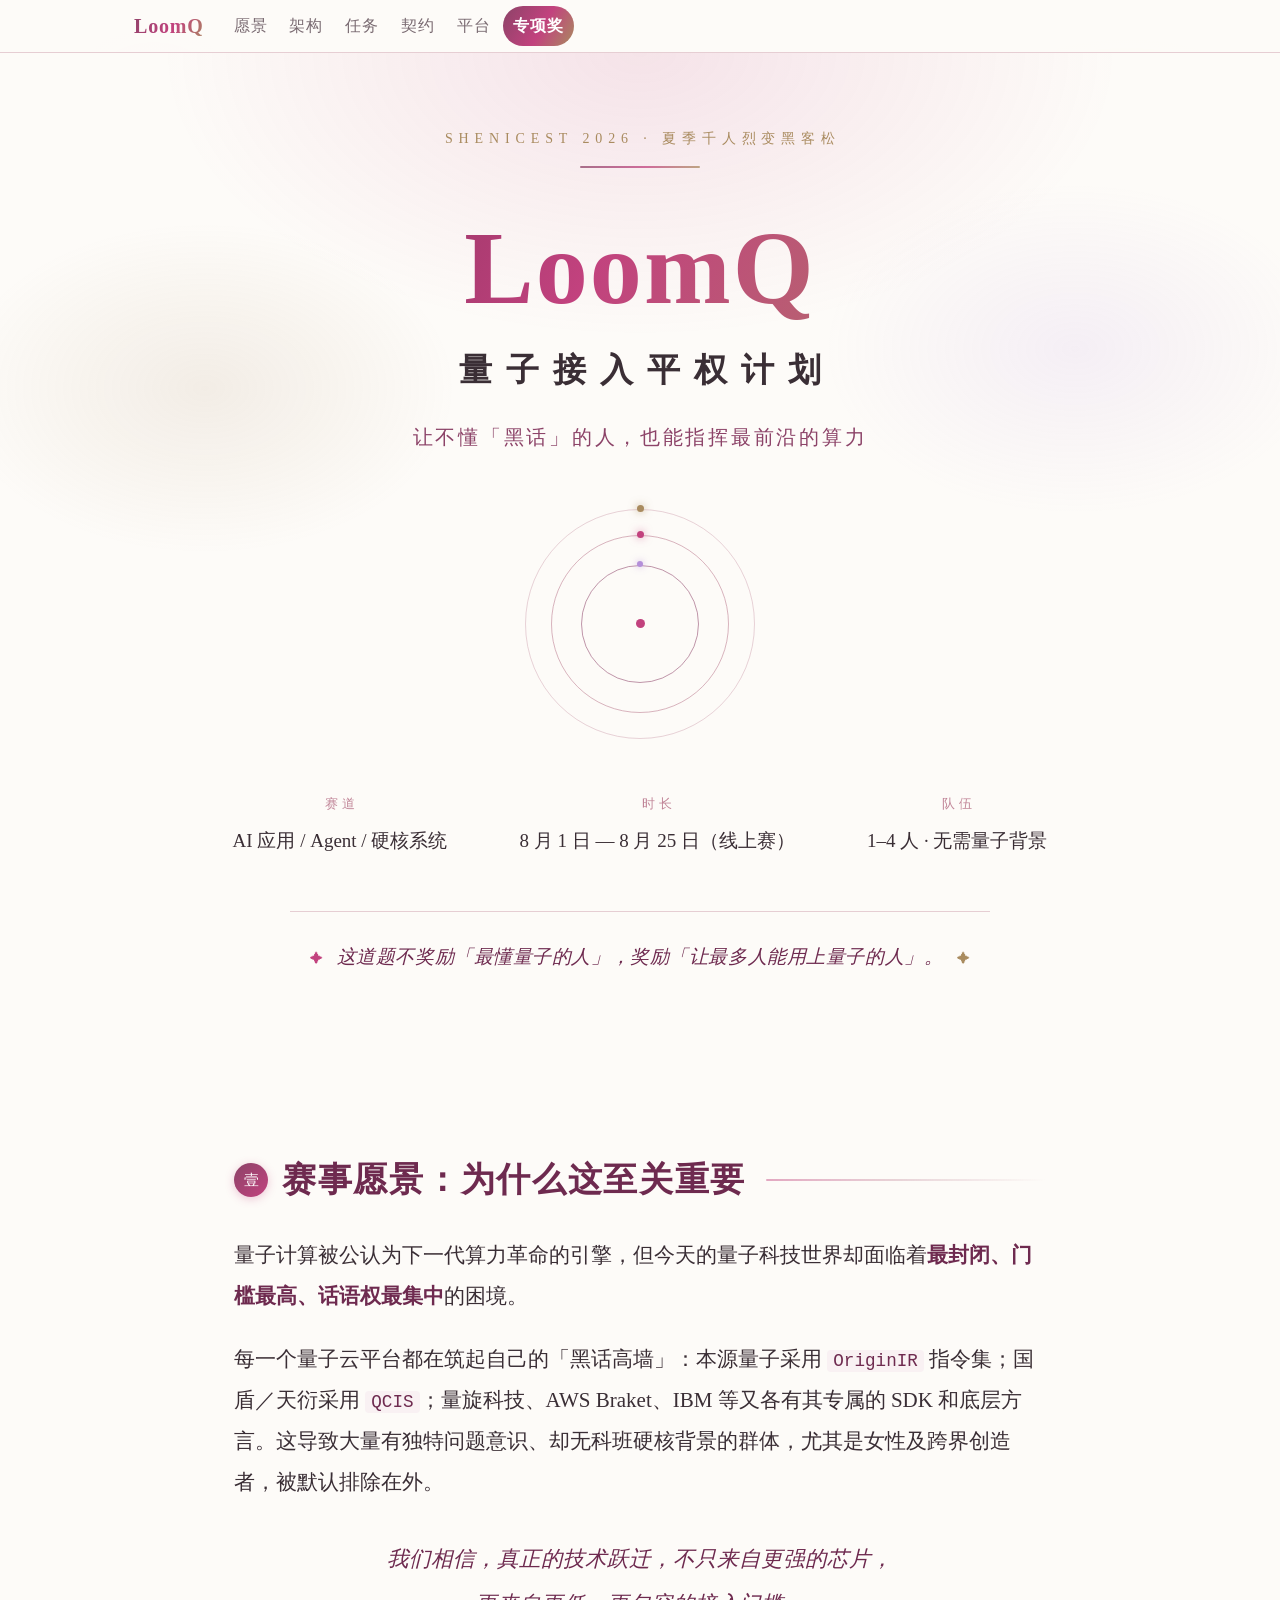
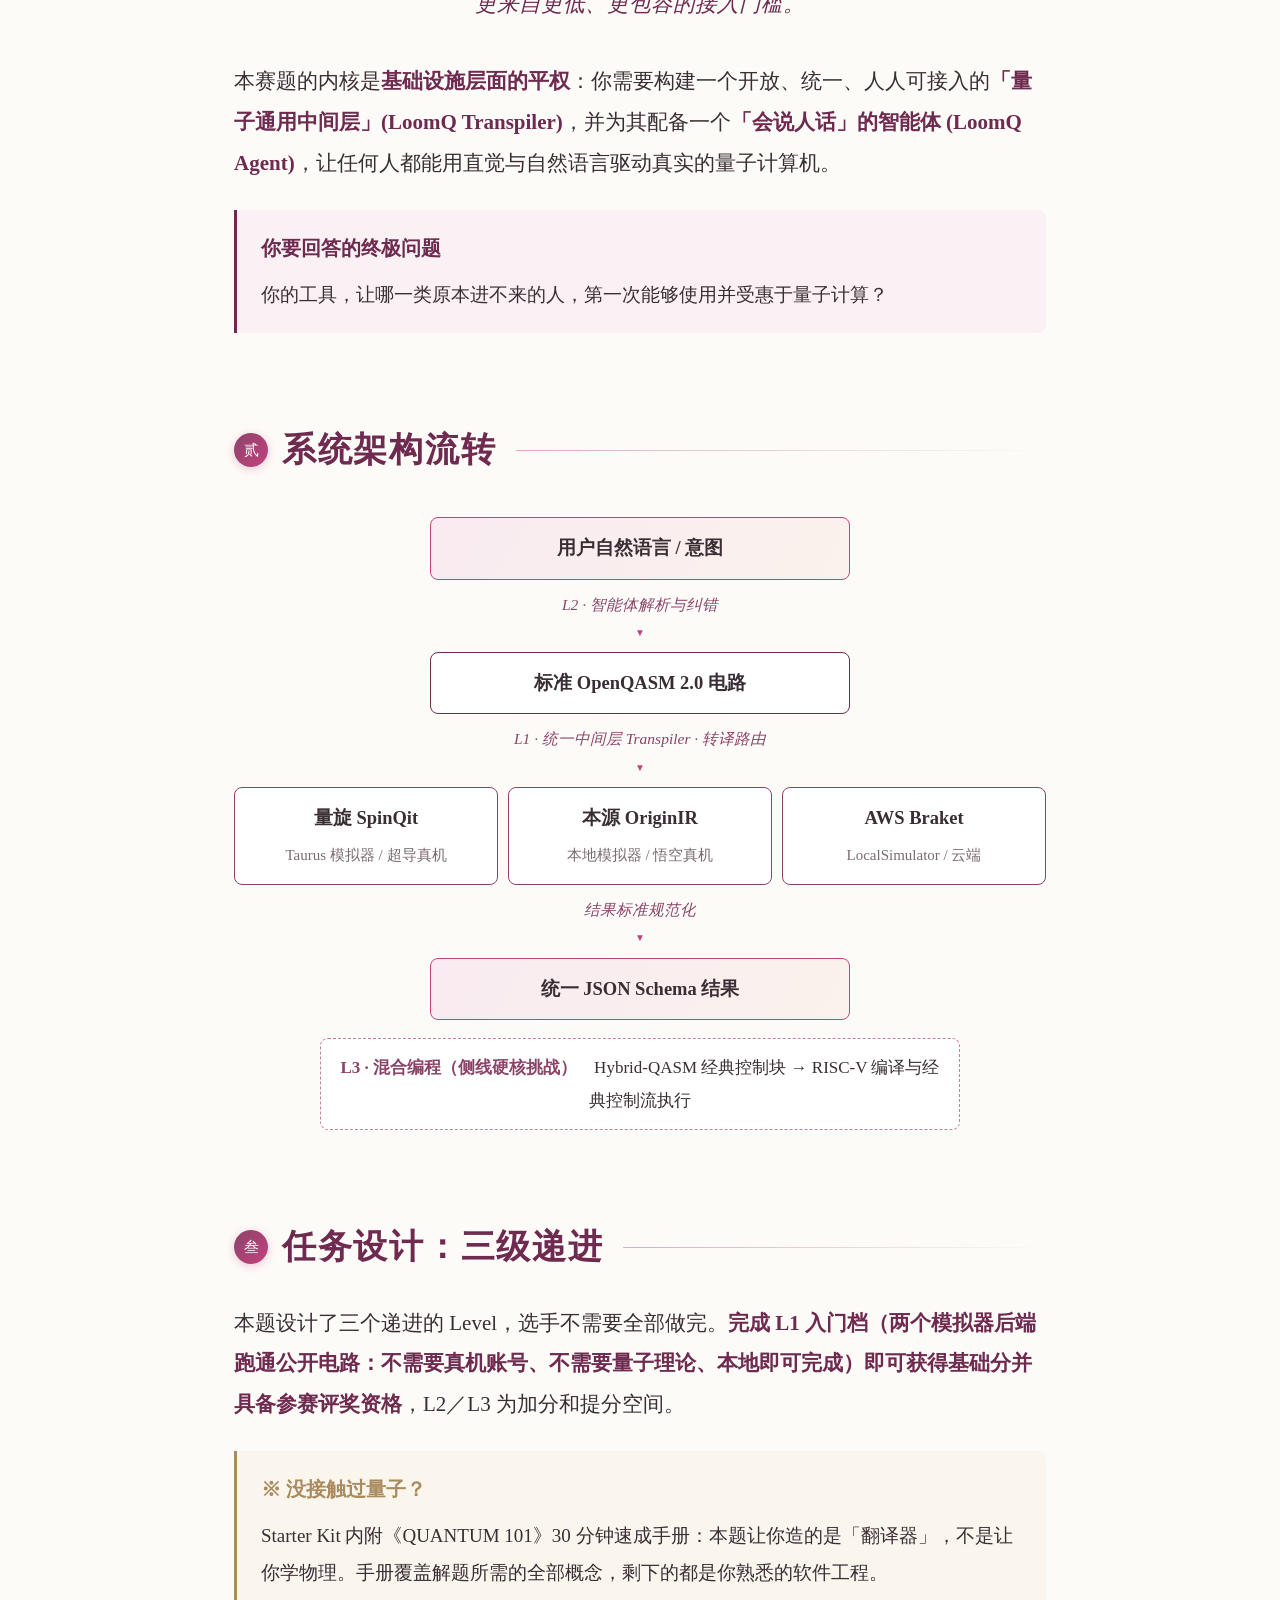
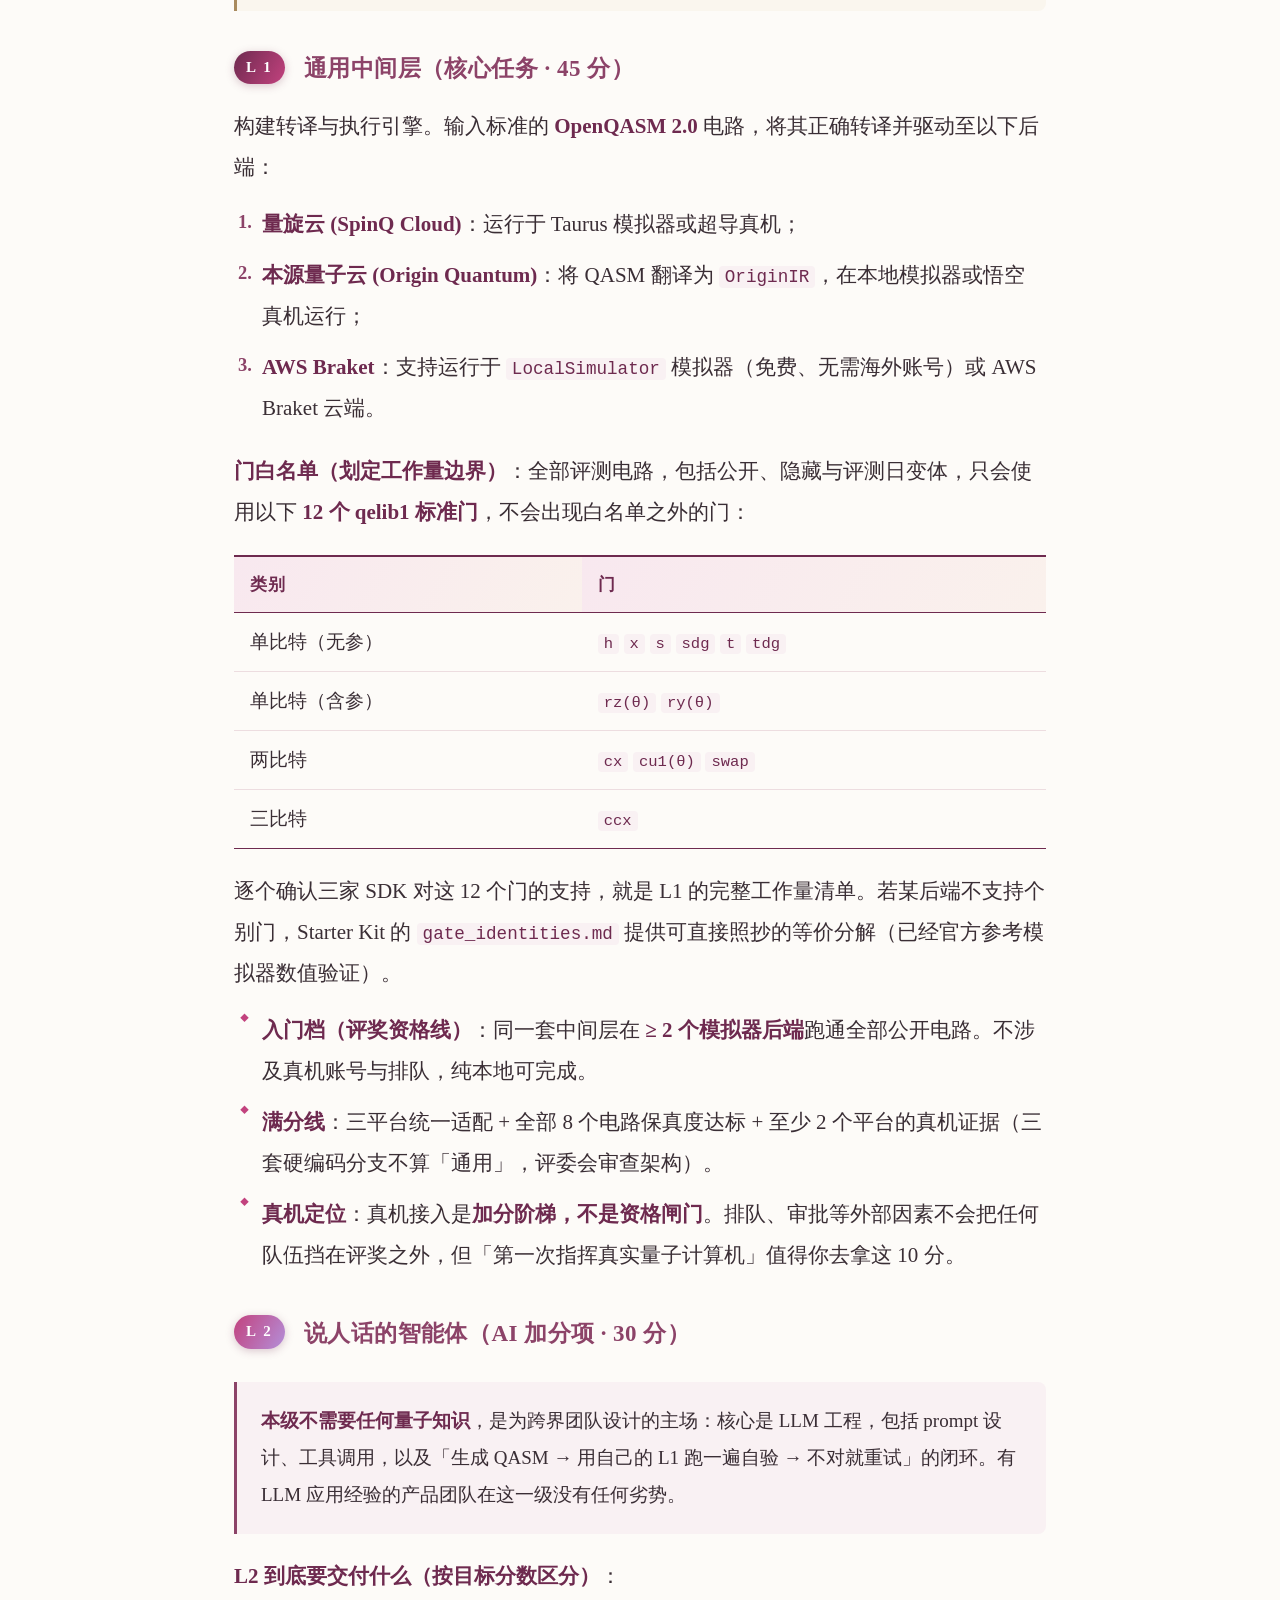
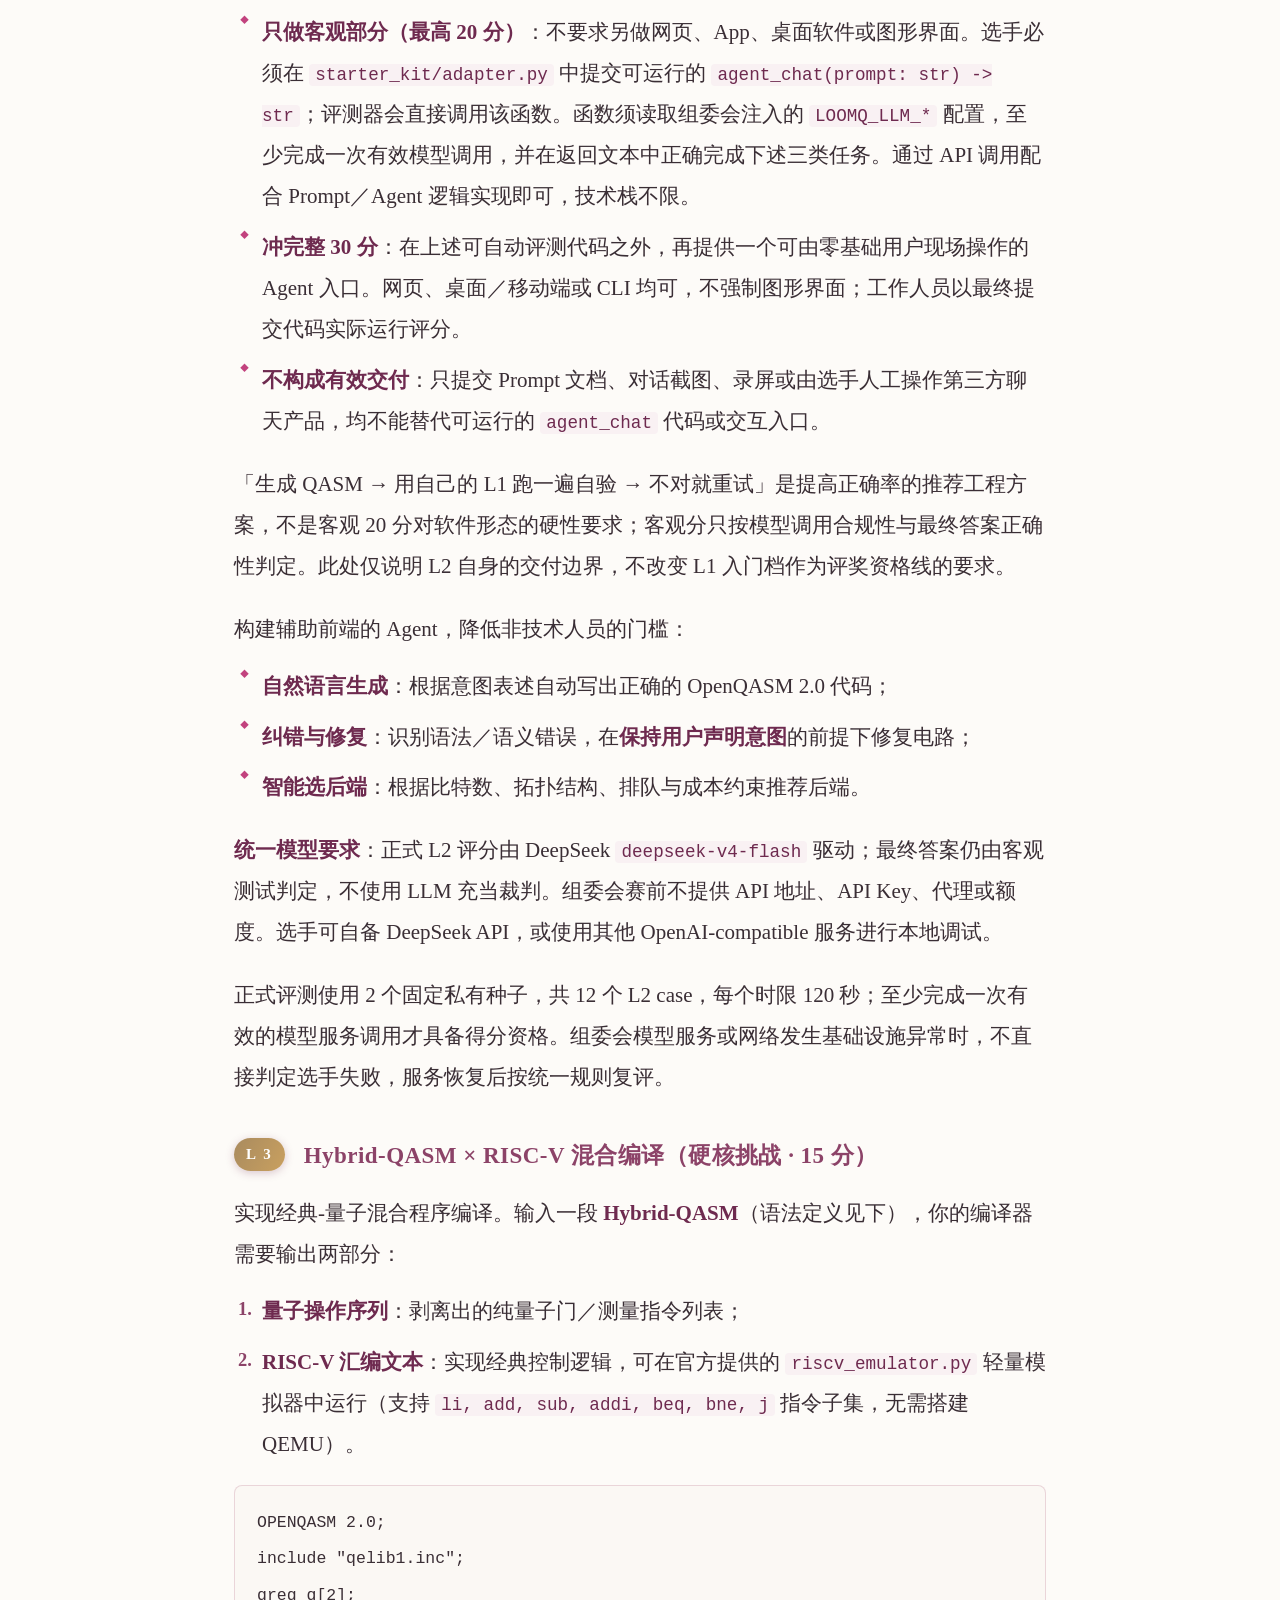
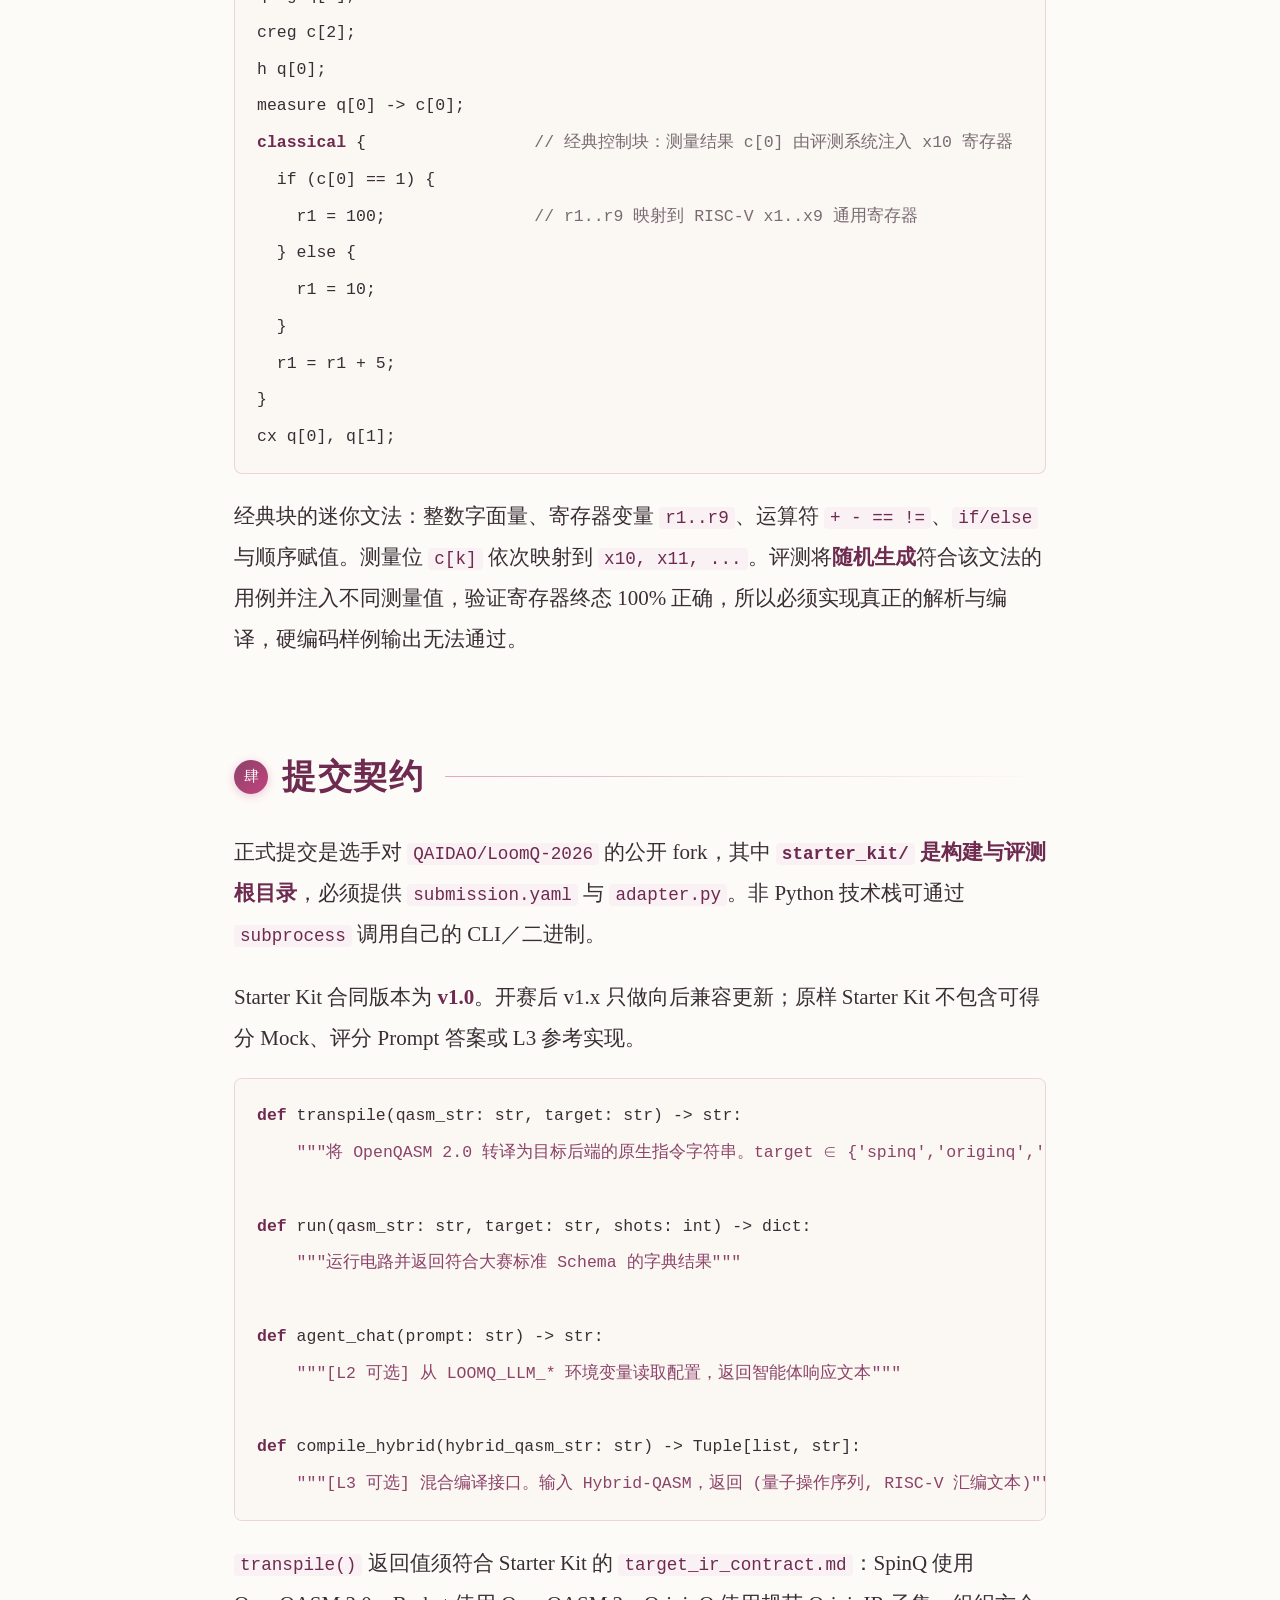
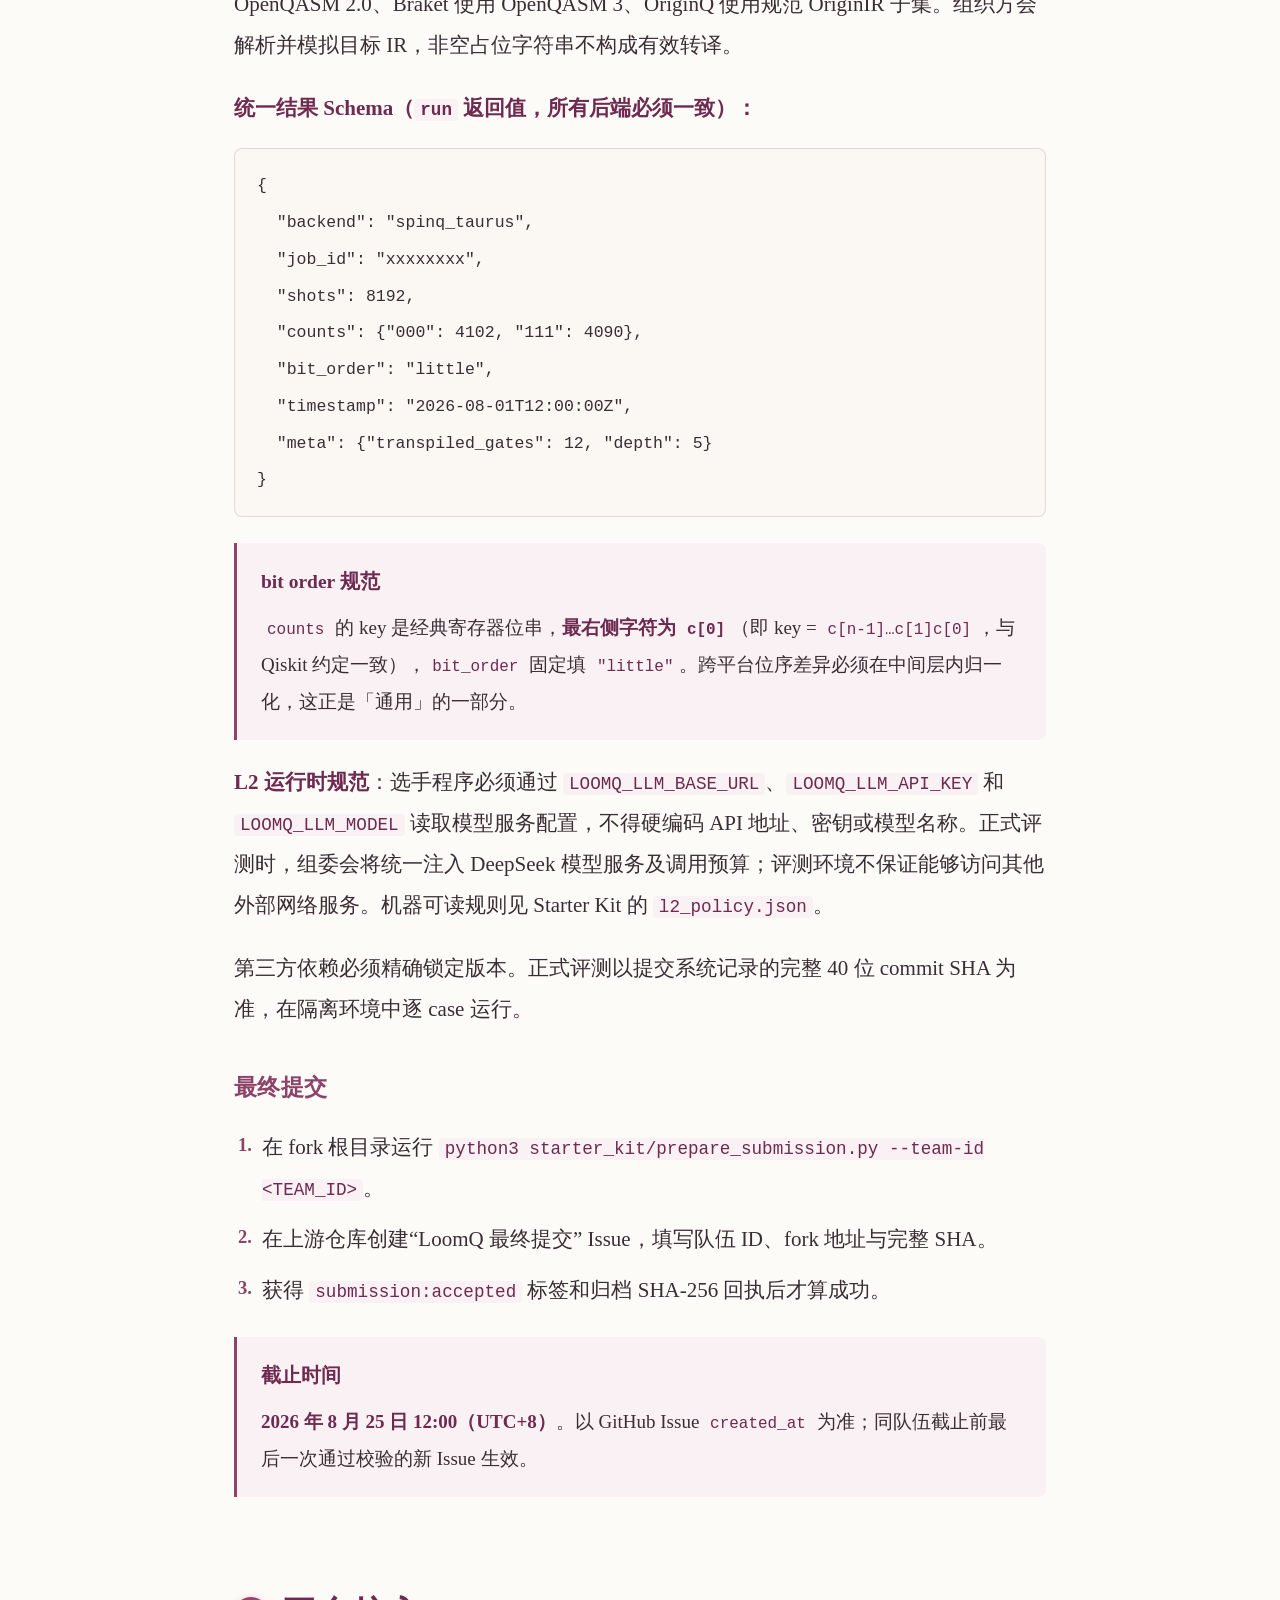
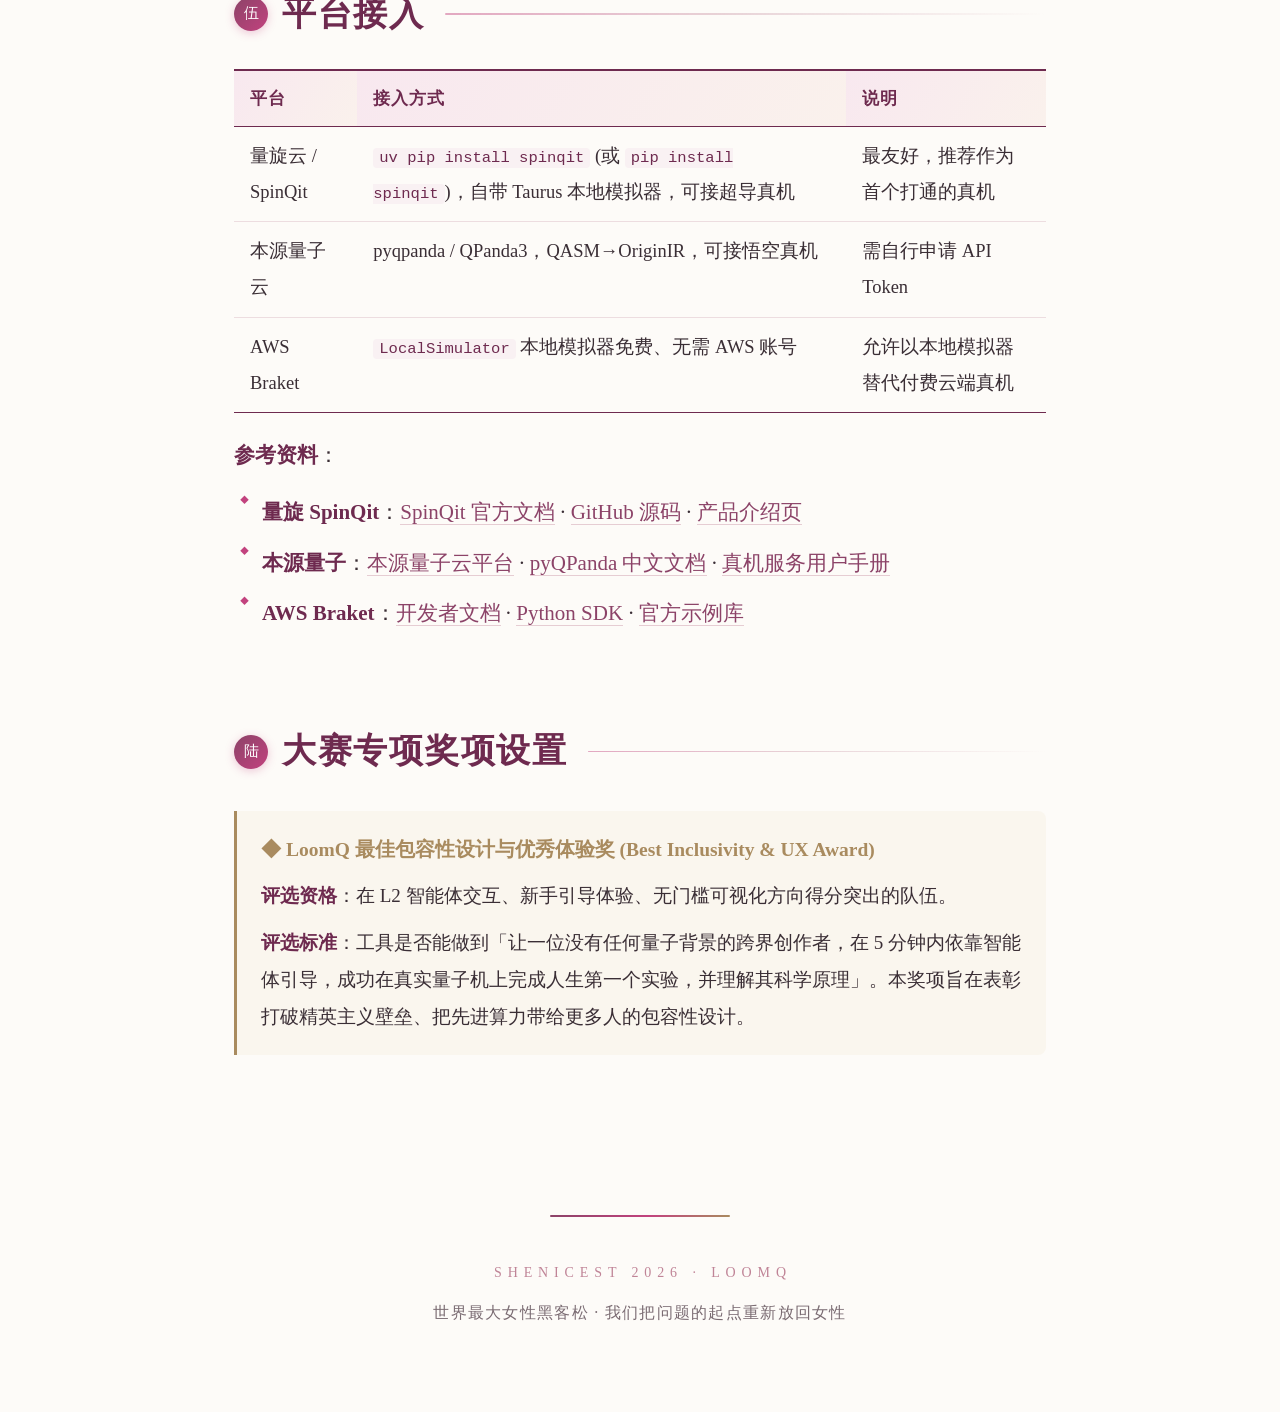
<file: LoomQ-赛题.html>
<!DOCTYPE html>
<html lang="zh-CN">
<head>
<meta charset="UTF-8">
<meta name="viewport" content="width=device-width, initial-scale=1.0">
<title>LoomQ · 量子接入平权计划 — SheNicest 2026 赛题</title>
<meta name="description" content="让不懂「黑话」的人，也能指挥最前沿的算力。SheNicest 2026 夏季千人烈变黑客松正式赛题。">
<style>
/* ============ 色板与基础 ============ */
:root{
  --plum:#6E2A4F; --plum2:#8C4368; --rose:#C08497; --rose-soft:#E3C6CE;
  --fuchsia:#C2427E; --peach:#F6C6B4; --lav:#B48FD9;
  --grad:linear-gradient(120deg,#8C4368,#C2427E 55%,#A98B5F);
  --blush:#F9F1F3; --cream:#FBF8F4; --paper:#FDFBF8;
  --ink:#3A2E35; --ink-soft:#7A6B72; --gold:#A98B5F;
  --hairline:rgba(192,132,151,.38);
  --serif-display:"Didot","Bodoni 72","Songti SC","STSong","SimSun",serif;
  --serif-body:"Songti SC","STSong","Source Han Serif SC","Noto Serif SC","SimSun",serif;
  --mono:"Menlo","SF Mono","Consolas",monospace;
}
*{margin:0;padding:0;box-sizing:border-box}
body::before{
  content:"";position:fixed;inset:0;z-index:-1;pointer-events:none;
  background:
    radial-gradient(42% 34% at 12% 8%, rgba(194,66,126,.07), transparent 70%),
    radial-gradient(38% 30% at 88% 14%, rgba(169,139,95,.09), transparent 70%),
    radial-gradient(46% 36% at 86% 80%, rgba(192,132,151,.10), transparent 70%),
    radial-gradient(40% 32% at 8% 88%, rgba(180,143,217,.07), transparent 70%);
}
html{scroll-behavior:smooth;scroll-padding-top:72px}
body{
  background:var(--paper); color:var(--ink);
  font-family:var(--serif-body); font-size:21px; line-height:1.95;
  -webkit-font-smoothing:antialiased;
}
::selection{background:var(--rose-soft);color:var(--plum)}
a{color:var(--plum2);text-decoration:none}
main a{border-bottom:1px solid var(--hairline);transition:color .2s,border-color .2s}
main a:hover{color:var(--fuchsia);border-bottom-color:var(--fuchsia)}
strong{color:var(--plum);font-weight:700}
em{font-style:normal;color:var(--plum2)}

/* ============ 顶部导航 ============ */
.nav{
  position:sticky;top:0;z-index:50;
  background:rgba(253,251,248,.94);
  border-bottom:1px solid var(--hairline);
}
.nav-inner{
  max-width:1060px;margin:0 auto;padding:0 24px;
  display:flex;align-items:center;gap:20px;height:52px;
}
.nav-logo{
  font-family:var(--serif-display);font-weight:700;
  font-size:20px;color:var(--plum);letter-spacing:.04em;flex:none;
  background:var(--grad);-webkit-background-clip:text;background-clip:text;-webkit-text-fill-color:transparent;
}
.nav-links{
  display:flex;gap:2px;overflow-x:auto;scrollbar-width:none;
  -webkit-overflow-scrolling:touch;min-width:0;
}
.nav-links::-webkit-scrollbar{display:none}
.nav-links a{
  flex:none;font-size:16px;color:var(--ink-soft);
  padding:4px 10px;border-radius:99px;letter-spacing:.06em;
  transition:color .25s,background .25s;
}
.nav-links a:hover{color:var(--plum)}
.nav-links a.active{background:var(--grad);color:#fff;font-weight:700}

/* ============ Hero ============ */
.hero{
  text-align:center;
  padding:72px 24px 64px;
  background:
    radial-gradient(ellipse 52% 40% at 50% 0%, rgba(194,66,126,.13), transparent 72%),
    radial-gradient(ellipse 28% 24% at 16% 34%, rgba(169,139,95,.12), transparent 70%),
    radial-gradient(ellipse 28% 24% at 84% 30%, rgba(180,143,217,.11), transparent 70%),
    var(--paper);
}
.eyebrow{
  font-size:14px;letter-spacing:.42em;color:var(--gold);
  text-indent:.42em;
}
.hero-rule{width:120px;height:2px;border-radius:2px;background:var(--grad);margin:14px auto 0;opacity:.75}
.hero h1{
  margin-top:48px;
  font-family:var(--serif-display);
  font-size:clamp(64px,11vw,104px);
  font-weight:700;color:var(--plum);
  letter-spacing:.02em;line-height:1;
  background:linear-gradient(115deg,var(--plum) 8%,var(--fuchsia) 46%,var(--gold) 96%);
  -webkit-background-clip:text;background-clip:text;-webkit-text-fill-color:transparent;
}
.hero-cn{
  margin-top:18px;
  font-size:clamp(25px,5vw,33px);font-weight:700;
  letter-spacing:.42em;text-indent:.42em;color:var(--ink);
}
.hero-tagline{
  margin-top:16px;font-size:19.5px;letter-spacing:.14em;
  color:var(--plum2);
}

/* 轨道纹样 */
.orbital{position:relative;width:230px;height:230px;margin:52px auto 0}
.ring{position:absolute;inset:0;border-radius:50%;border:1px solid}
.ring-1{border-color:rgba(192,132,151,.35)}
.ring-2{inset:26px;border-color:rgba(192,132,151,.6)}
.ring-3{inset:56px;border-color:rgba(140,67,104,.55)}
.core{
  position:absolute;top:50%;left:50%;width:9px;height:9px;margin:-4.5px;
  border-radius:50%;background:var(--fuchsia);
  animation:pulse 3.6s ease-in-out infinite;
}
@keyframes pulse{
  0%,100%{box-shadow:0 0 10px rgba(194,66,126,.45)}
  50%{box-shadow:0 0 26px rgba(194,66,126,.85)}
}
.orbit{position:absolute;inset:0;animation:spin 48s linear infinite}
.orbit-2{inset:26px;animation-duration:34s;animation-direction:reverse}
.orbit-3{inset:56px;animation-duration:22s}
.dot{position:absolute;border-radius:50%}
.orbit .dot{top:-3.5px;left:50%;width:7px;height:7px;margin-left:-3.5px;background:var(--gold);box-shadow:0 0 8px rgba(169,139,95,.7)}
.orbit-2 .dot{background:var(--fuchsia);box-shadow:0 0 8px rgba(194,66,126,.6)}
.orbit-3 .dot{width:6px;height:6px;background:var(--lav);box-shadow:0 0 7px rgba(180,143,217,.7)}
@keyframes spin{to{transform:rotate(360deg)}}

.hero-meta{
  display:flex;justify-content:center;gap:clamp(28px,7vw,72px);
  margin-top:52px;flex-wrap:wrap;
}
.hero-meta div{min-width:120px}
.hero-meta dt{font-size:13px;letter-spacing:.32em;text-indent:.32em;color:var(--rose)}
.hero-meta dd{margin-top:6px;font-size:19px;color:var(--ink)}
.hero-quote{
  margin:52px auto 0;max-width:700px;
  padding-top:26px;border-top:1px solid var(--hairline);
  font-size:19px;color:var(--plum);font-style:italic;letter-spacing:.03em;
}
.hero-quote::before{content:"✦　";color:var(--fuchsia);font-style:normal;font-size:13px}
.hero-quote::after{content:"　✦";color:var(--gold);font-style:normal;font-size:13px}

/* ============ 版心与章节 ============ */
.page{max-width:860px;margin:0 auto;padding:24px 24px 96px}
section{margin-top:84px}
.sec-head{display:flex;align-items:center;gap:14px}
.sec-num{
  font-family:var(--serif-display);font-size:15px;color:#fff;
  flex:none;width:34px;height:34px;border-radius:50%;
  display:inline-flex;align-items:center;justify-content:center;
  background:linear-gradient(135deg,var(--plum2),var(--fuchsia));
  box-shadow:0 2px 10px rgba(194,66,126,.28);
}
.sec-head h2{
  font-family:var(--serif-display);font-size:clamp(28px,5.5vw,34px);
  font-weight:700;color:var(--plum);letter-spacing:.05em;
}
.sec-head::after{
  content:"";flex:1;height:1.5px;border-radius:2px;
  background:linear-gradient(90deg,rgba(194,66,126,.45),rgba(192,132,151,.35) 45%,transparent);
  align-self:center;margin-left:6px;
}
section > p{margin-top:22px}
h3{
  margin-top:36px;font-size:23px;color:var(--plum2);
  display:flex;align-items:center;gap:9px;letter-spacing:.02em;
}
h3 .diamond{color:var(--rose);font-size:11px;flex:none}
h3 + p{margin-top:14px}

ul,ol{margin-top:16px;padding-left:2px;list-style:none}
li{position:relative;padding-left:26px;margin-top:10px}
ul li::before{
  content:"◆";position:absolute;left:4px;top:0;
  font-size:9px;color:var(--fuchsia);
}
ol{counter-reset:n}
ol li{counter-increment:n}
ol li::before{
  content:counter(n) ".";position:absolute;left:2px;top:0;
  font-weight:700;color:var(--plum2);font-size:18.5px;
}

.epigraph{
  margin:34px auto;max-width:520px;text-align:center;
  color:var(--plum);font-style:italic;font-size:21.5px;line-height:2.1;
}

/* ============ 组件 ============ */
.callout{
  margin-top:26px;background:var(--blush);
  border-left:3px solid var(--plum);
  border-radius:0 8px 8px 0;
  padding:20px 24px;font-size:19px;
}
.callout.gold{border-left-color:var(--gold);background:#FAF6EE}
.callout.plum2{border-left-color:var(--plum2)}
.callout-title{font-weight:700;color:var(--plum);margin-bottom:8px;font-size:19.5px}
.callout.gold .callout-title{color:var(--gold)}

.tag{
  display:inline-block;background:linear-gradient(120deg,var(--plum),var(--fuchsia));color:#fff;box-shadow:0 2px 8px rgba(110,42,79,.25);
  font-size:15px;font-weight:700;letter-spacing:.14em;
  padding:2px 12px;border-radius:99px;transform:translateY(-2px);
  margin-right:10px;
}
.tag.t2{background:linear-gradient(120deg,var(--fuchsia),var(--lav))}
.tag.t3{background:linear-gradient(120deg,var(--gold),#C9A05F)}

code{
  font-family:var(--mono);font-size:.84em;
  background:var(--blush);color:var(--plum);
  padding:1px 6px;border-radius:4px;
}
pre{
  margin-top:20px;background:var(--cream);
  border:1px solid rgba(192,132,151,.3);border-radius:8px;
  padding:18px 22px;overflow-x:auto;line-height:1.75;
}
pre code{background:none;padding:0;font-size:16.5px;color:var(--ink)}
pre .cm{color:var(--ink-soft)}
pre .kw{color:var(--plum);font-weight:700}
pre .st{color:var(--plum2)}

.tbl-wrap{margin-top:22px;overflow-x:auto}
table{border-collapse:collapse;width:100%;min-width:440px;font-size:18.5px}
th{
  background:linear-gradient(120deg,#F8E8EF,#FAF1EC);color:var(--plum);text-align:left;
  font-size:17px;letter-spacing:.06em;
  padding:11px 16px;
  border-top:2px solid var(--plum);border-bottom:1px solid var(--plum);
}
td{padding:11px 16px;border-bottom:1px solid rgba(192,132,151,.25);vertical-align:top}
tr:last-child td{border-bottom:1px solid var(--plum)}
tbody tr:hover td,table tr:hover td{background:rgba(194,66,126,.045)}
td.num{text-align:right;font-variant-numeric:tabular-nums;white-space:nowrap}
th.num{text-align:right}

.formula{
  margin:26px auto 0;text-align:center;
  font-family:"Baskerville","Times New Roman",var(--serif-body);
  font-size:20.5px;color:var(--ink);font-style:italic;
  letter-spacing:.02em;
}

/* ============ 架构图 ============ */
.arch{margin-top:34px;display:flex;flex-direction:column;align-items:center;gap:0}
.abox{
  width:min(420px,100%);text-align:center;
  border:1px solid var(--plum);border-radius:8px;
  padding:12px 16px;font-size:18.5px;font-weight:700;color:var(--ink);
  background:#fff;
}
.abox.fill{background:linear-gradient(120deg,#F9EBF1,#FAF2EC);border-color:var(--fuchsia)}
.arrow{
  padding:10px 0;text-align:center;
  font-size:15.5px;color:var(--plum2);font-style:italic;
}
.arrow::after{content:"▼";display:block;color:var(--fuchsia);font-size:10px;margin-top:3px;font-style:normal}
.arch-row{display:flex;gap:10px;width:100%;justify-content:center;flex-wrap:wrap}
.arch-row .abox{flex:1;min-width:170px;width:auto;border-color:var(--plum2);font-weight:400}
.arch-row .abox b{display:block;font-weight:700}
.arch-row .abox small{color:var(--ink-soft);font-size:15px}
.abox.dashed{
  width:min(640px,100%);margin-top:18px;
  border:1px dashed var(--rose);font-weight:400;font-size:17px;
}
.abox.dashed b{color:var(--plum2)}

/* ============ 页脚 ============ */
footer{
  text-align:center;padding:64px 24px 84px;
  border-top:none;
}
footer::before{
  content:"";display:block;width:180px;height:2.5px;border-radius:3px;
  background:var(--grad);margin:0 auto 42px;
}
footer .eyebrow{color:var(--rose)}
footer p{margin-top:10px;font-size:16px;color:var(--ink-soft);letter-spacing:.08em}

/* ============ 滚动淡入 ============ */
.reveal{opacity:0;transform:translateY(14px);transition:opacity .7s ease,transform .7s ease}
.reveal.in{opacity:1;transform:none}

@media (prefers-reduced-motion:reduce){
  .orbit,.orbit-2,.orbit-3{animation:none}
  .reveal{opacity:1;transform:none;transition:none}
  html{scroll-behavior:auto}
}
@media (max-width:560px){
  body{font-size:19.5px}
  .hero{padding:52px 20px 48px}
  .orbital{width:180px;height:180px}
  .ring-2{inset:20px}.ring-3{inset:44px}
  .orbit-2{inset:20px}.orbit-3{inset:44px}
  .page{padding:8px 20px 72px}
  section{margin-top:64px}
  .callout{padding:16px 18px}
  th,td{padding:9px 12px}
}
</style>
</head>
<body>

<nav class="nav">
  <div class="nav-inner">
    <span class="nav-logo">LoomQ</span>
    <div class="nav-links" id="navLinks">
      <a href="#vision">愿景</a>
      <a href="#arch">架构</a>
      <a href="#tasks">任务</a>
      <a href="#contract">契约</a>
      <a href="#support">平台</a>
      <a href="#award">专项奖</a>
    </div>
  </div>
</nav>

<header class="hero">
  <p class="eyebrow">SHENICEST 2026 · 夏季千人烈变黑客松</p>
  <div class="hero-rule"></div>
  <h1>LoomQ</h1>
  <p class="hero-cn">量子接入平权计划</p>
  <p class="hero-tagline">让不懂「黑话」的人，也能指挥最前沿的算力</p>

  <div class="orbital" aria-hidden="true">
    <div class="ring ring-1"></div>
    <div class="ring ring-2"></div>
    <div class="ring ring-3"></div>
    <div class="orbit"><span class="dot"></span></div>
    <div class="orbit orbit-2"><span class="dot"></span></div>
    <div class="orbit orbit-3"><span class="dot"></span></div>
    <div class="core"></div>
  </div>

  <dl class="hero-meta">
    <div><dt>赛道</dt><dd>AI 应用 / Agent / 硬核系统</dd></div>
    <div><dt>时长</dt><dd>8 月 1 日 — 8 月 25 日（线上赛）</dd></div>
    <div><dt>队伍</dt><dd>1–4 人 · 无需量子背景</dd></div>
  </dl>

  <p class="hero-quote">这道题不奖励「最懂量子的人」，奖励「让最多人能用上量子的人」。</p>
</header>

<main class="page">

<!-- 一、愿景 -->
<section id="vision" class="reveal">
  <div class="sec-head"><span class="sec-num">壹</span><h2>赛事愿景：为什么这至关重要</h2></div>
  <p>量子计算被公认为下一代算力革命的引擎，但今天的量子科技世界却面临着<strong>最封闭、门槛最高、话语权最集中</strong>的困境。</p>
  <p>每一个量子云平台都在筑起自己的「黑话高墙」：本源量子采用 <code>OriginIR</code> 指令集；国盾／天衍采用 <code>QCIS</code>；量旋科技、AWS Braket、IBM 等又各有其专属的 SDK 和底层方言。这导致大量有独特问题意识、却无科班硬核背景的群体，尤其是女性及跨界创造者，被默认排除在外。</p>
  <p class="epigraph">我们相信，真正的技术跃迁，不只来自更强的芯片，<br>更来自更低、更包容的接入门槛。</p>
  <p>本赛题的内核是<strong>基础设施层面的平权</strong>：你需要构建一个开放、统一、人人可接入的<strong>「量子通用中间层」(LoomQ Transpiler)</strong>，并为其配备一个<strong>「会说人话」的智能体 (LoomQ Agent)</strong>，让任何人都能用直觉与自然语言驱动真实的量子计算机。</p>
  <div class="callout">
    <p class="callout-title">你要回答的终极问题</p>
    <p>你的工具，让哪一类原本进不来的人，第一次能够使用并受惠于量子计算？</p>
  </div>
</section>

<!-- 二、架构 -->
<section id="arch" class="reveal">
  <div class="sec-head"><span class="sec-num">贰</span><h2>系统架构流转</h2></div>
  <div class="arch">
    <div class="abox fill">用户自然语言 / 意图</div>
    <div class="arrow">L2 · 智能体解析与纠错</div>
    <div class="abox">标准 OpenQASM 2.0 电路</div>
    <div class="arrow">L1 · 统一中间层 Transpiler · 转译路由</div>
    <div class="arch-row">
      <div class="abox"><b>量旋 SpinQit</b><small>Taurus 模拟器 / 超导真机</small></div>
      <div class="abox"><b>本源 OriginIR</b><small>本地模拟器 / 悟空真机</small></div>
      <div class="abox"><b>AWS Braket</b><small>LocalSimulator / 云端</small></div>
    </div>
    <div class="arrow">结果标准规范化</div>
    <div class="abox fill">统一 JSON Schema 结果</div>
    <div class="abox dashed"><b>L3 · 混合编程（侧线硬核挑战）</b>　Hybrid-QASM 经典控制块 → RISC-V 编译与经典控制流执行</div>
  </div>
</section>

<!-- 三、任务 -->
<section id="tasks" class="reveal">
  <div class="sec-head"><span class="sec-num">叁</span><h2>任务设计：三级递进</h2></div>
  <p>本题设计了三个递进的 Level，选手不需要全部做完。<strong>完成 L1 入门档（两个模拟器后端跑通公开电路：不需要真机账号、不需要量子理论、本地即可完成）即可获得基础分并具备参赛评奖资格</strong>，L2／L3 为加分和提分空间。</p>
  <div class="callout gold">
    <p class="callout-title">※ 没接触过量子？</p>
    <p>Starter Kit 内附《QUANTUM 101》30 分钟速成手册：本题让你造的是「翻译器」，不是让你学物理。手册覆盖解题所需的全部概念，剩下的都是你熟悉的软件工程。</p>
  </div>

  <h3><span class="tag">L 1</span>通用中间层（核心任务 · 45 分）</h3>
  <p>构建转译与执行引擎。输入标准的 <strong>OpenQASM 2.0</strong> 电路，将其正确转译并驱动至以下后端：</p>
  <ol>
    <li><strong>量旋云 (SpinQ Cloud)</strong>：运行于 Taurus 模拟器或超导真机；</li>
    <li><strong>本源量子云 (Origin Quantum)</strong>：将 QASM 翻译为 <code>OriginIR</code>，在本地模拟器或悟空真机运行；</li>
    <li><strong>AWS Braket</strong>：支持运行于 <code>LocalSimulator</code> 模拟器（免费、无需海外账号）或 AWS Braket 云端。</li>
  </ol>
  <p><strong>门白名单（划定工作量边界）</strong>：全部评测电路，包括公开、隐藏与评测日变体，只会使用以下 <strong>12 个 qelib1 标准门</strong>，不会出现白名单之外的门：</p>
  <div class="tbl-wrap"><table>
    <tr><th>类别</th><th>门</th></tr>
    <tr><td>单比特（无参）</td><td><code>h</code> <code>x</code> <code>s</code> <code>sdg</code> <code>t</code> <code>tdg</code></td></tr>
    <tr><td>单比特（含参）</td><td><code>rz(θ)</code> <code>ry(θ)</code></td></tr>
    <tr><td>两比特</td><td><code>cx</code> <code>cu1(θ)</code> <code>swap</code></td></tr>
    <tr><td>三比特</td><td><code>ccx</code></td></tr>
  </table></div>
  <p>逐个确认三家 SDK 对这 12 个门的支持，就是 L1 的完整工作量清单。若某后端不支持个别门，Starter Kit 的 <code>gate_identities.md</code> 提供可直接照抄的等价分解（已经官方参考模拟器数值验证）。</p>
  <ul>
    <li><strong>入门档（评奖资格线）</strong>：同一套中间层在 <strong>≥ 2 个模拟器后端</strong>跑通全部公开电路。不涉及真机账号与排队，纯本地可完成。</li>
    <li><strong>满分线</strong>：三平台统一适配 + 全部 8 个电路保真度达标 + 至少 2 个平台的真机证据（三套硬编码分支不算「通用」，评委会审查架构）。</li>
    <li><strong>真机定位</strong>：真机接入是<strong>加分阶梯，不是资格闸门</strong>。排队、审批等外部因素不会把任何队伍挡在评奖之外，但「第一次指挥真实量子计算机」值得你去拿这 10 分。</li>
  </ul>

  <h3><span class="tag t2">L 2</span>说人话的智能体（AI 加分项 · 30 分）</h3>
  <div class="callout plum2">
    <p><strong>本级不需要任何量子知识</strong>，是为跨界团队设计的主场：核心是 LLM 工程，包括 prompt 设计、工具调用，以及「生成 QASM → 用自己的 L1 跑一遍自验 → 不对就重试」的闭环。有 LLM 应用经验的产品团队在这一级没有任何劣势。</p>
  </div>
  <p><strong>L2 到底要交付什么（按目标分数区分）</strong>：</p>
  <ul>
    <li><strong>只做客观部分（最高 20 分）</strong>：不要求另做网页、App、桌面软件或图形界面。选手必须在 <code>starter_kit/adapter.py</code> 中提交可运行的 <code>agent_chat(prompt: str) -&gt; str</code>；评测器会直接调用该函数。函数须读取组委会注入的 <code>LOOMQ_LLM_*</code> 配置，至少完成一次有效模型调用，并在返回文本中正确完成下述三类任务。通过 API 调用配合 Prompt／Agent 逻辑实现即可，技术栈不限。</li>
    <li><strong>冲完整 30 分</strong>：在上述可自动评测代码之外，再提供一个可由零基础用户现场操作的 Agent 入口。网页、桌面／移动端或 CLI 均可，不强制图形界面；工作人员以最终提交代码实际运行评分。</li>
    <li><strong>不构成有效交付</strong>：只提交 Prompt 文档、对话截图、录屏或由选手人工操作第三方聊天产品，均不能替代可运行的 <code>agent_chat</code> 代码或交互入口。</li>
  </ul>
  <p>「生成 QASM → 用自己的 L1 跑一遍自验 → 不对就重试」是提高正确率的推荐工程方案，不是客观 20 分对软件形态的硬性要求；客观分只按模型调用合规性与最终答案正确性判定。此处仅说明 L2 自身的交付边界，不改变 L1 入门档作为评奖资格线的要求。</p>
  <p>构建辅助前端的 Agent，降低非技术人员的门槛：</p>
  <ul>
    <li><strong>自然语言生成</strong>：根据意图表述自动写出正确的 OpenQASM 2.0 代码；</li>
    <li><strong>纠错与修复</strong>：识别语法／语义错误，在<strong>保持用户声明意图</strong>的前提下修复电路；</li>
    <li><strong>智能选后端</strong>：根据比特数、拓扑结构、排队与成本约束推荐后端。</li>
  </ul>
  <p><strong>统一模型要求</strong>：正式 L2 评分由 DeepSeek <code>deepseek-v4-flash</code> 驱动；最终答案仍由客观测试判定，不使用 LLM 充当裁判。组委会赛前不提供 API 地址、API Key、代理或额度。选手可自备 DeepSeek API，或使用其他 OpenAI-compatible 服务进行本地调试。</p>
  <p>正式评测使用 2 个固定私有种子，共 12 个 L2 case，每个时限 120 秒；至少完成一次有效的模型服务调用才具备得分资格。组委会模型服务或网络发生基础设施异常时，不直接判定选手失败，服务恢复后按统一规则复评。</p>

  <h3><span class="tag t3">L 3</span>Hybrid-QASM × RISC-V 混合编译（硬核挑战 · 15 分）</h3>
  <p>实现经典-量子混合程序编译。输入一段 <strong>Hybrid-QASM</strong>（语法定义见下），你的编译器需要输出两部分：</p>
  <ol>
    <li><strong>量子操作序列</strong>：剥离出的纯量子门／测量指令列表；</li>
    <li><strong>RISC-V 汇编文本</strong>：实现经典控制逻辑，可在官方提供的 <code>riscv_emulator.py</code> 轻量模拟器中运行（支持 <code>li, add, sub, addi, beq, bne, j</code> 指令子集，无需搭建 QEMU）。</li>
  </ol>
  <pre><code>OPENQASM 2.0;
include "qelib1.inc";
qreg q[2];
creg c[2];
h q[0];
measure q[0] -&gt; c[0];
<span class="kw">classical</span> {                 <span class="cm">// 经典控制块：测量结果 c[0] 由评测系统注入 x10 寄存器</span>
  if (c[0] == 1) {
    r1 = 100;               <span class="cm">// r1..r9 映射到 RISC-V x1..x9 通用寄存器</span>
  } else {
    r1 = 10;
  }
  r1 = r1 + 5;
}
cx q[0], q[1];</code></pre>
  <p>经典块的迷你文法：整数字面量、寄存器变量 <code>r1..r9</code>、运算符 <code>+ - == !=</code>、<code>if/else</code> 与顺序赋值。测量位 <code>c[k]</code> 依次映射到 <code>x10, x11, ...</code>。评测将<strong>随机生成</strong>符合该文法的用例并注入不同测量值，验证寄存器终态 100% 正确，所以必须实现真正的解析与编译，硬编码样例输出无法通过。</p>
</section>

<!-- 四、契约 -->
<section id="contract" class="reveal">
  <div class="sec-head"><span class="sec-num">肆</span><h2>提交契约</h2></div>
  <p>正式提交是选手对 <code>QAIDAO/LoomQ-2026</code> 的公开 fork，其中 <strong><code>starter_kit/</code> 是构建与评测根目录</strong>，必须提供 <code>submission.yaml</code> 与 <code>adapter.py</code>。非 Python 技术栈可通过 <code>subprocess</code> 调用自己的 CLI／二进制。</p>
  <p>Starter Kit 合同版本为 <strong>v1.0</strong>。开赛后 v1.x 只做向后兼容更新；原样 Starter Kit 不包含可得分 Mock、评分 Prompt 答案或 L3 参考实现。</p>
  <pre><code><span class="kw">def</span> transpile(qasm_str: str, target: str) -&gt; str:
    <span class="st">"""将 OpenQASM 2.0 转译为目标后端的原生指令字符串。target ∈ {'spinq','originq','braket'}"""</span>

<span class="kw">def</span> run(qasm_str: str, target: str, shots: int) -&gt; dict:
    <span class="st">"""运行电路并返回符合大赛标准 Schema 的字典结果"""</span>

<span class="kw">def</span> agent_chat(prompt: str) -&gt; str:
    <span class="st">"""[L2 可选] 从 LOOMQ_LLM_* 环境变量读取配置，返回智能体响应文本"""</span>

<span class="kw">def</span> compile_hybrid(hybrid_qasm_str: str) -&gt; Tuple[list, str]:
    <span class="st">"""[L3 可选] 混合编译接口。输入 Hybrid-QASM，返回 (量子操作序列, RISC-V 汇编文本)"""</span></code></pre>
  <p><code>transpile()</code> 返回值须符合 Starter Kit 的 <code>target_ir_contract.md</code>：SpinQ 使用 OpenQASM 2.0、Braket 使用 OpenQASM 3、OriginQ 使用规范 OriginIR 子集。组织方会解析并模拟目标 IR，非空占位字符串不构成有效转译。</p>
  <p><strong>统一结果 Schema（<code>run</code> 返回值，所有后端必须一致）：</strong></p>
  <pre><code>{
  "backend": "spinq_taurus",
  "job_id": "xxxxxxxx",
  "shots": 8192,
  "counts": {"000": 4102, "111": 4090},
  "bit_order": "little",
  "timestamp": "2026-08-01T12:00:00Z",
  "meta": {"transpiled_gates": 12, "depth": 5}
}</code></pre>
  <div class="callout plum2">
    <p class="callout-title">bit order 规范</p>
    <p><code>counts</code> 的 key 是经典寄存器位串，<strong>最右侧字符为 <code>c[0]</code></strong>（即 key = <code>c[n-1]…c[1]c[0]</code>，与 Qiskit 约定一致），<code>bit_order</code> 固定填 <code>"little"</code>。跨平台位序差异必须在中间层内归一化，这正是「通用」的一部分。</p>
  </div>
  <p><strong>L2 运行时规范</strong>：选手程序必须通过 <code>LOOMQ_LLM_BASE_URL</code>、<code>LOOMQ_LLM_API_KEY</code> 和 <code>LOOMQ_LLM_MODEL</code> 读取模型服务配置，不得硬编码 API 地址、密钥或模型名称。正式评测时，组委会将统一注入 DeepSeek 模型服务及调用预算；评测环境不保证能够访问其他外部网络服务。机器可读规则见 Starter Kit 的 <code>l2_policy.json</code>。</p>
  <p>第三方依赖必须精确锁定版本。正式评测以提交系统记录的完整 40 位 commit SHA 为准，在隔离环境中逐 case 运行。</p>
  <h3>最终提交</h3>
  <ol>
    <li>在 fork 根目录运行 <code>python3 starter_kit/prepare_submission.py --team-id &lt;TEAM_ID&gt;</code>。</li>
    <li>在上游仓库创建“LoomQ 最终提交” Issue，填写队伍 ID、fork 地址与完整 SHA。</li>
    <li>获得 <code>submission:accepted</code> 标签和归档 SHA-256 回执后才算成功。</li>
  </ol>
  <div class="callout plum2"><p class="callout-title">截止时间</p><p><strong>2026 年 8 月 25 日 12:00（UTC+8）</strong>。以 GitHub Issue <code>created_at</code> 为准；同队伍截止前最后一次通过校验的新 Issue 生效。</p></div>
</section>



<!-- 七、保障 -->
<section id="support" class="reveal">
  <div class="sec-head"><span class="sec-num">伍</span><h2>平台接入</h2></div>
  <div class="tbl-wrap"><table>
    <tr><th>平台</th><th>接入方式</th><th>说明</th></tr>
    <tr><td>量旋云 / SpinQit</td><td><code>uv pip install spinqit</code> (或 <code>pip install spinqit</code>)，自带 Taurus 本地模拟器，可接超导真机</td><td>最友好，推荐作为首个打通的真机</td></tr>
    <tr><td>本源量子云</td><td>pyqpanda / QPanda3，QASM→OriginIR，可接悟空真机</td><td>需自行申请 API Token</td></tr>
    <tr><td>AWS Braket</td><td><code>LocalSimulator</code> 本地模拟器免费、无需 AWS 账号</td><td>允许以本地模拟器替代付费云端真机</td></tr>
  </table></div>
  <p><strong>参考资料</strong>：</p>
  <ul>
    <li><strong>量旋 SpinQit</strong>：<a href="https://doc.spinq.cn/doc/spinqit/index.html" target="_blank" rel="noopener">SpinQit 官方文档</a> · <a href="https://github.com/SpinQTech/SpinQit" target="_blank" rel="noopener">GitHub 源码</a> · <a href="https://www.spinq.cn/products-solutions/spinqKit" target="_blank" rel="noopener">产品介绍页</a></li>
    <li><strong>本源量子</strong>：<a href="https://qcloud.originqc.com.cn/zh" target="_blank" rel="noopener">本源量子云平台</a> · <a href="https://pyqpanda-toturial.readthedocs.io/" target="_blank" rel="noopener">pyQPanda 中文文档</a> · <a href="https://qcloud.originqc.com.cn/document/usermanual/rst/Computing_service1.html" target="_blank" rel="noopener">真机服务用户手册</a></li>
    <li><strong>AWS Braket</strong>：<a href="https://docs.aws.amazon.com/braket/" target="_blank" rel="noopener">开发者文档</a> · <a href="https://github.com/amazon-braket/amazon-braket-sdk-python" target="_blank" rel="noopener">Python SDK</a> · <a href="https://github.com/amazon-braket/amazon-braket-examples" target="_blank" rel="noopener">官方示例库</a></li>
  </ul>
</section>


<!-- 九、专项奖 -->
<section id="award" class="reveal">
  <div class="sec-head"><span class="sec-num">陆</span><h2>大赛专项奖项设置</h2></div>
  <div class="callout gold">
    <p class="callout-title">◆ LoomQ 最佳包容性设计与优秀体验奖 (Best Inclusivity &amp; UX Award)</p>
    <p><strong>评选资格</strong>：在 L2 智能体交互、新手引导体验、无门槛可视化方向得分突出的队伍。</p>
    <p style="margin-top:10px"><strong>评选标准</strong>：工具是否能做到「让一位没有任何量子背景的跨界创作者，在 5 分钟内依靠智能体引导，成功在真实量子机上完成人生第一个实验，并理解其科学原理」。本奖项旨在表彰打破精英主义壁垒、把先进算力带给更多人的包容性设计。</p>
  </div>
</section>

</main>

<footer>
  <p class="eyebrow">SHENICEST 2026 · LOOMQ</p>
  <p>世界最大女性黑客松 · 我们把问题的起点重新放回女性</p>
</footer>

<script>
(function(){
  // 章节滚动淡入
  var io = new IntersectionObserver(function(entries){
    entries.forEach(function(e){
      if(e.isIntersecting){ e.target.classList.add('in'); io.unobserve(e.target); }
    });
  },{threshold:.06});
  document.querySelectorAll('.reveal').forEach(function(el){ io.observe(el); });

  // 导航高亮（只滚动导航条自身，绝不触碰页面滚动位置）
  var nav = document.getElementById('navLinks');
  var links = nav.querySelectorAll('a');
  var map = {};
  links.forEach(function(a){ map[a.getAttribute('href').slice(1)] = a; });
  var spy = new IntersectionObserver(function(entries){
    entries.forEach(function(e){
      if(e.isIntersecting){
        links.forEach(function(a){ a.classList.remove('active'); });
        var a = map[e.target.id];
        if(a){
          a.classList.add('active');
          var target = a.offsetLeft - (nav.clientWidth - a.offsetWidth) / 2;
          nav.scrollTo ? nav.scrollTo({left: target, behavior: 'smooth'}) : (nav.scrollLeft = target);
        }
      }
    });
  },{rootMargin:'-25% 0px -65% 0px'});
  document.querySelectorAll('main section').forEach(function(s){ spy.observe(s); });
})();
</script>
</body>
</html>
</file>
